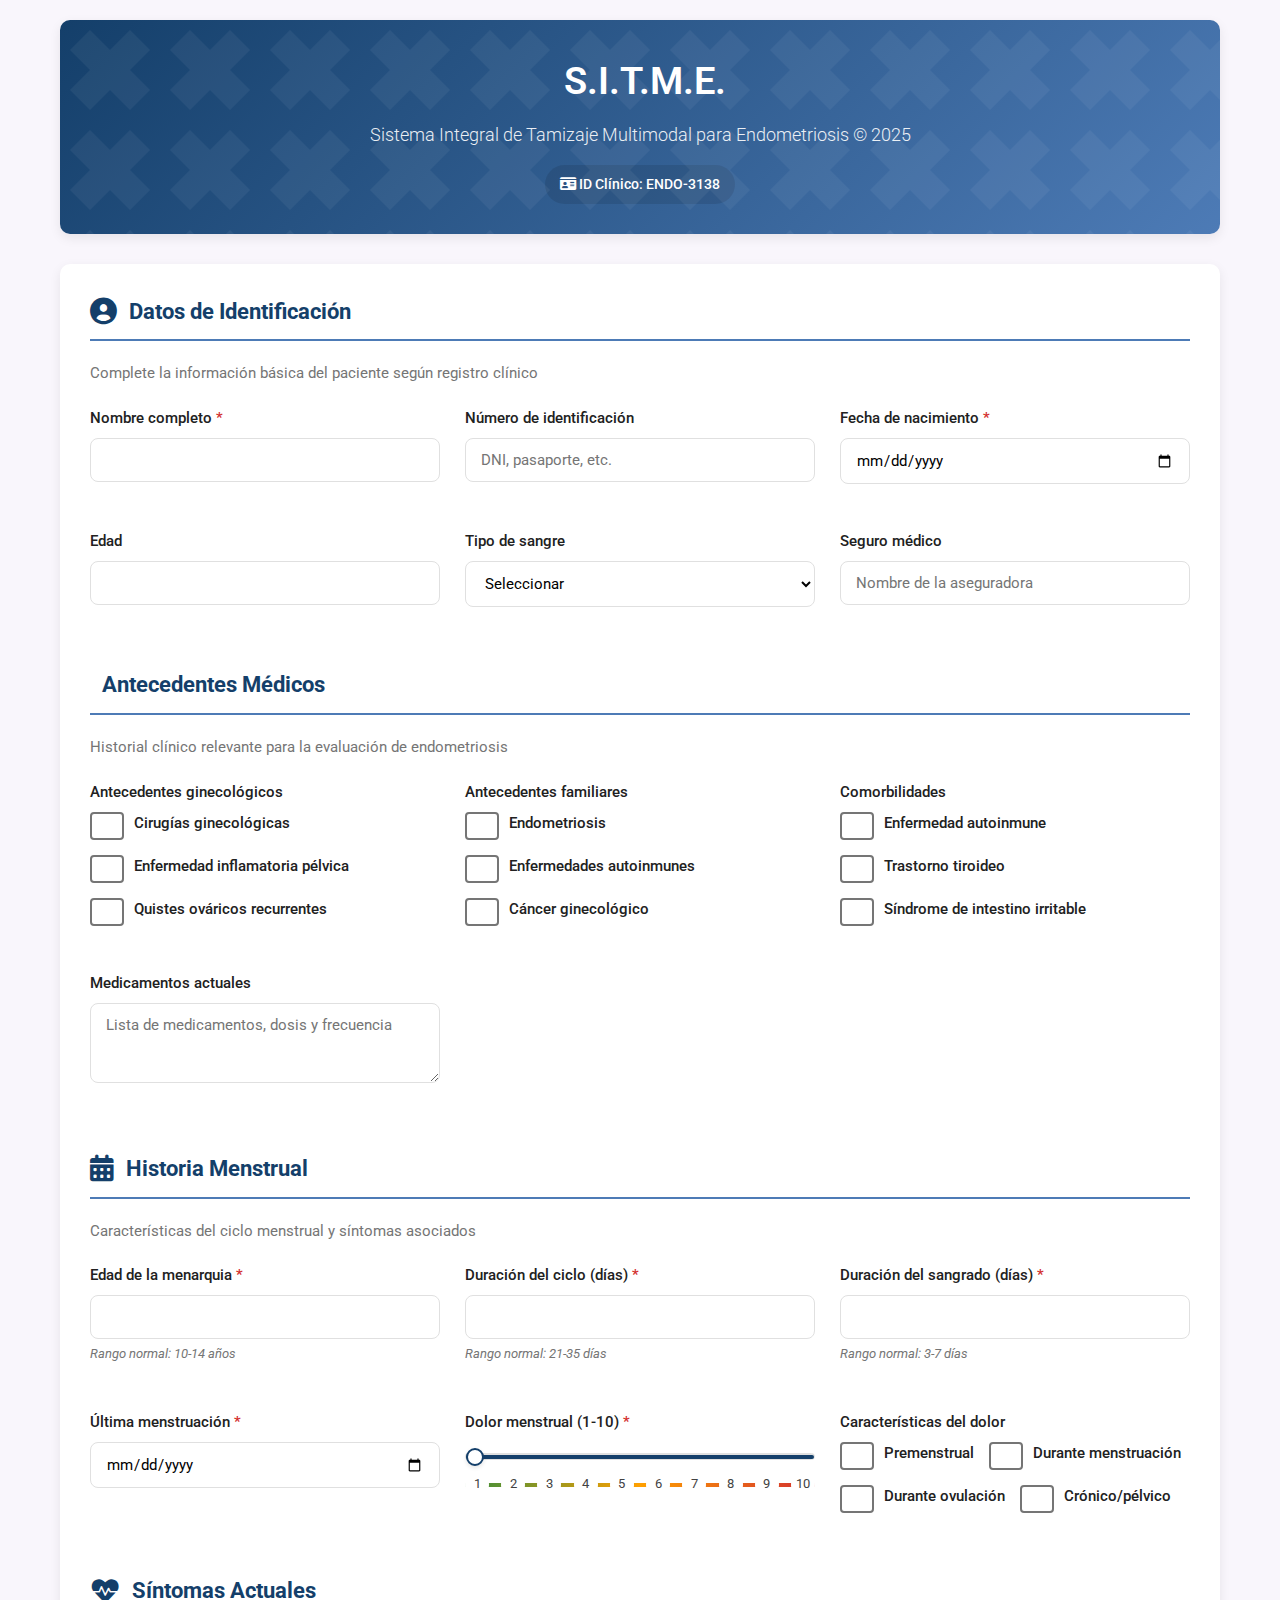
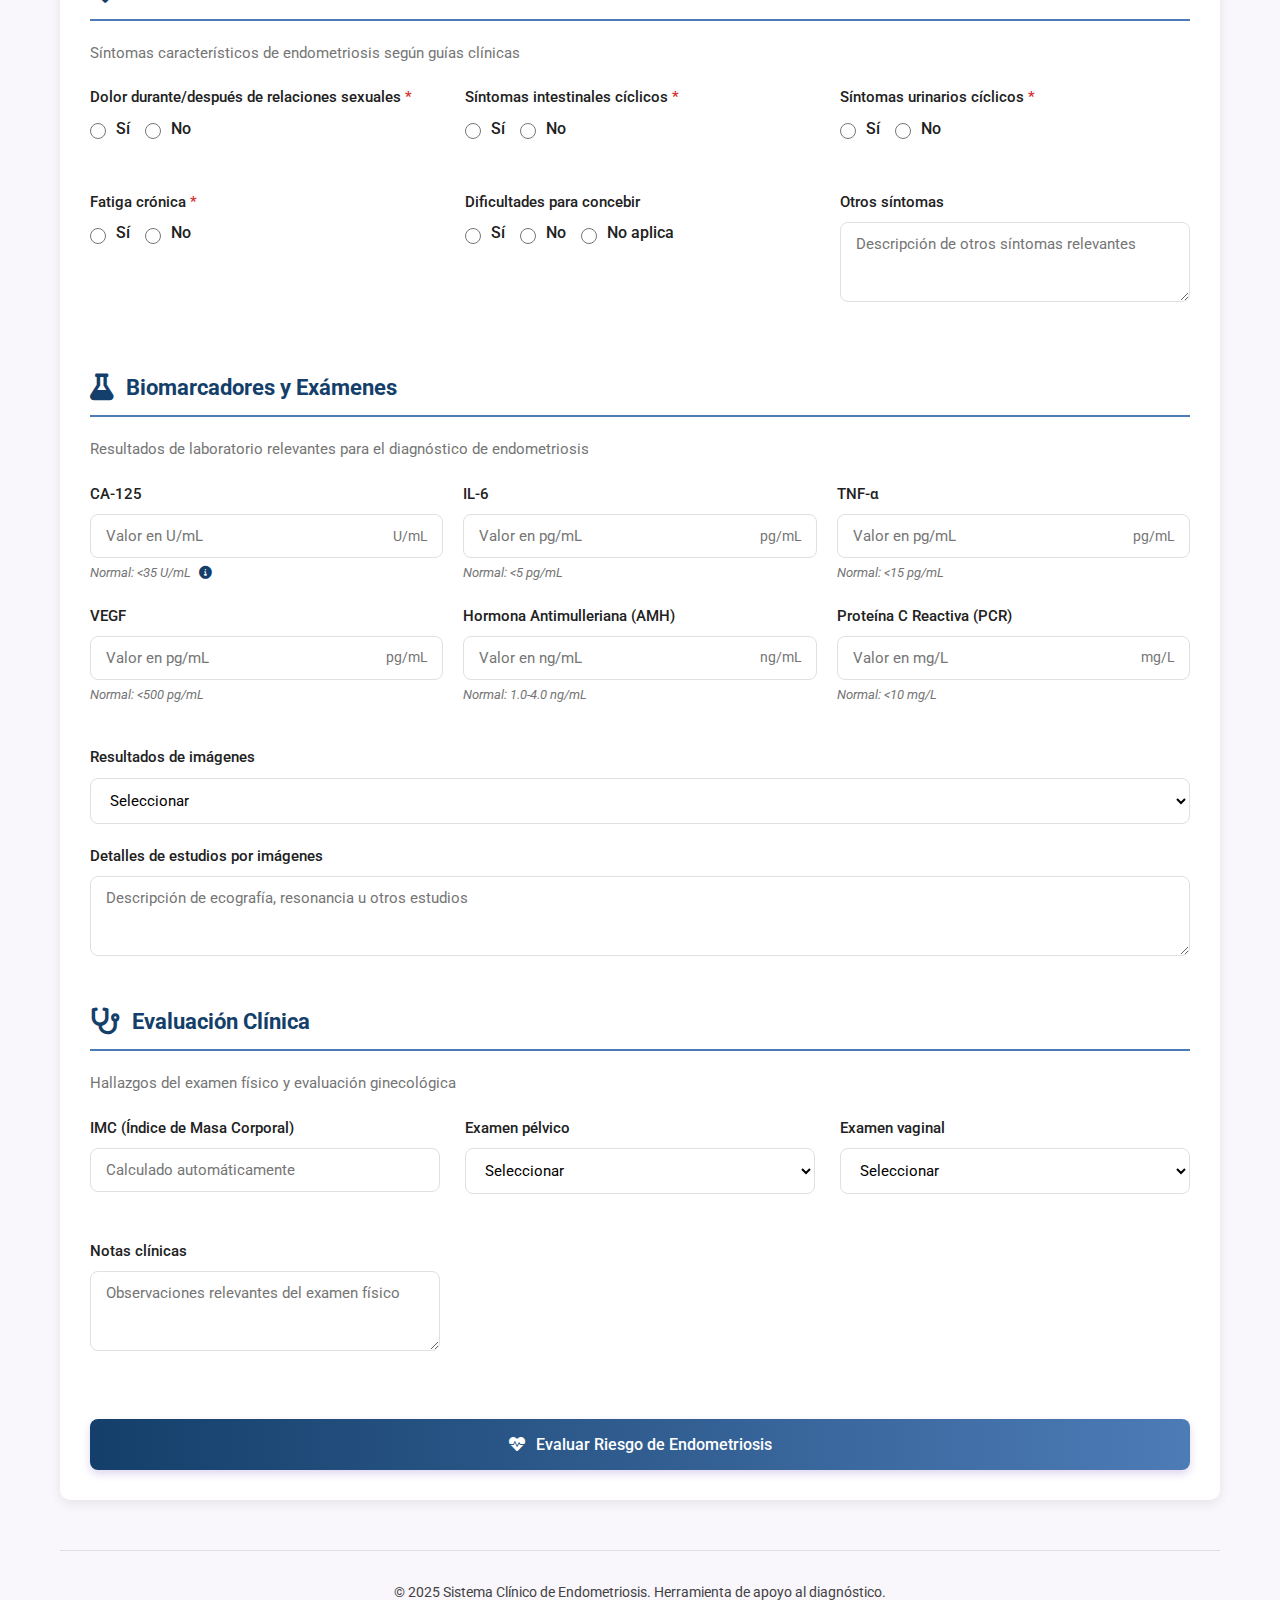
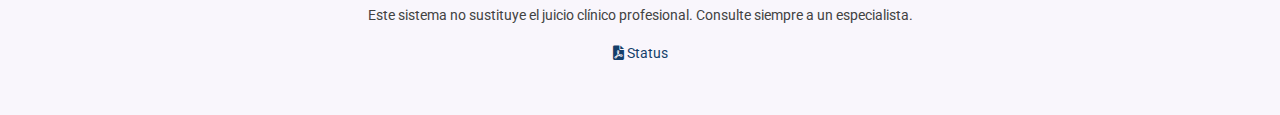
<file: index.html>
<!DOCTYPE html>
<html lang="es">
<head>
    <meta charset="UTF-8">
    <meta name="viewport" content="width=device-width, initial-scale=1.0">
    <title>SITME</title>
    <link href="https://fonts.googleapis.com/css2?family=Poppins:wght@300;400;500;600;700&family=Roboto:wght@400;500;700&display=swap" rel="stylesheet">
    <link rel="stylesheet" href="https://cdnjs.cloudflare.com/ajax/libs/font-awesome/6.0.0-beta3/css/all.min.css">
    <link rel="icon" href="../static/favicon.png" type="image/png">
    <link rel="stylesheet" href="../static/style.css">
</head>
<body>
    <div class="container">
        <header>
            <h1><i class="fas fa-uterus"></i> S.I.T.M.E.</h1>
            <p class="subtitle">Sistema Integral de Tamizaje Multimodal para Endometriosis &copy; 2025</p>
            <div class="clinic-id">
                <i class="fas fa-id-card"></i> ID Clínico: ENDO-<span id="clinicId">0000</span>
            </div>
        </header>
        
        <div class="form-container">
            <form id="endometriosisForm">
                <!-- Sección 1: Identificación del Paciente -->
                <div class="form-section">
                    <h2 class="section-title"><i class="fas fa-user-circle"></i> Datos de Identificación</h2>
                    <p class="section-subtitle">Complete la información básica del paciente según registro clínico</p>
                    
                    <div class="form-grid">
                        <div class="form-group">
                            <label for="full_name" class="required">Nombre completo</label>
                            <input type="text" id="full_name" name="full_name" required>
                        </div>
                        
                        <div class="form-group">
                            <label for="id_number">Número de identificación</label>
                            <input type="text" id="id_number" name="id_number" placeholder="DNI, pasaporte, etc.">
                        </div>
                        
                        <div class="form-group">
                            <label for="birth_date" class="required">Fecha de nacimiento</label>
                            <input type="date" id="birth_date" name="birth_date" required>
                        </div>
                        
                        <div class="form-group">
                            <label for="age">Edad</label>
                            <input type="number" id="age" name="age" min="15" max="50" readonly>
                        </div>
                        
                        <div class="form-group">
                            <label for="blood_type">Tipo de sangre</label>
                            <select id="blood_type" name="blood_type">
                                <option value="">Seleccionar</option>
                                <option value="A+">A+</option>
                                <option value="A-">A-</option>
                                <option value="B+">B+</option>
                                <option value="B-">B-</option>
                                <option value="AB+">AB+</option>
                                <option value="AB-">AB-</option>
                                <option value="O+">O+</option>
                                <option value="O-">O-</option>
                            </select>
                        </div>
                        
                        <div class="form-group">
                            <label for="insurance">Seguro médico</label>
                            <input type="text" id="insurance" name="insurance" placeholder="Nombre de la aseguradora">
                        </div>
                    </div>
                </div>
                
                <!-- Sección 2: Antecedentes Médicos -->
                <div class="form-section">
                    <h2 class="section-title"><i class="fas fa-medical-record"></i> Antecedentes Médicos</h2>
                    <p class="section-subtitle">Historial clínico relevante para la evaluación de endometriosis</p>
                    
                    <div class="form-grid">
                        <div class="form-group">
                            <label>Antecedentes ginecológicos</label>
                            <div class="checkbox-group">
                                <div class="checkbox-option">
                                    <input type="checkbox" id="gynecological_surgery" name="gynecological_surgery">
                                    <label for="gynecological_surgery">Cirugías ginecológicas</label>
                                </div>
                                <div class="checkbox-option">
                                    <input type="checkbox" id="pelvic_inflammatory" name="pelvic_inflammatory">
                                    <label for="pelvic_inflammatory">Enfermedad inflamatoria pélvica</label>
                                </div>
                                <div class="checkbox-option">
                                    <input type="checkbox" id="ovarian_cysts" name="ovarian_cysts">
                                    <label for="ovarian_cysts">Quistes ováricos recurrentes</label>
                                </div>
                            </div>
                        </div>
                        
                        <div class="form-group">
                            <label>Antecedentes familiares</label>
                            <div class="checkbox-group">
                                <div class="checkbox-option">
                                    <input type="checkbox" id="family_endometriosis" name="family_endometriosis">
                                    <label for="family_endometriosis">Endometriosis</label>
                                </div>
                                <div class="checkbox-option">
                                    <input type="checkbox" id="family_autoimmune" name="family_autoimmune">
                                    <label for="family_autoimmune">Enfermedades autoinmunes</label>
                                </div>
                                <div class="checkbox-option">
                                    <input type="checkbox" id="family_cancer" name="family_cancer">
                                    <label for="family_cancer">Cáncer ginecológico</label>
                                </div>
                            </div>
                        </div>
                        
                        <div class="form-group">
                            <label>Comorbilidades</label>
                            <div class="checkbox-group">
                                <div class="checkbox-option">
                                    <input type="checkbox" id="comorbidity_autoimmune" name="comorbidity_autoimmune">
                                    <label for="comorbidity_autoimmune">Enfermedad autoinmune</label>
                                </div>
                                <div class="checkbox-option">
                                    <input type="checkbox" id="comorbidity_thyroid" name="comorbidity_thyroid">
                                    <label for="comorbidity_thyroid">Trastorno tiroideo</label>
                                </div>
                                <div class="checkbox-option">
                                    <input type="checkbox" id="comorbidity_ibs" name="comorbidity_ibs">
                                    <label for="comorbidity_ibs">Síndrome de intestino irritable</label>
                                </div>
                            </div>
                        </div>
                        
                        <div class="form-group">
                            <label for="medications">Medicamentos actuales</label>
                            <textarea id="medications" name="medications" rows="3" placeholder="Lista de medicamentos, dosis y frecuencia"></textarea>
                        </div>
                    </div>
                </div>
                
                <!-- Sección 3: Historia Menstrual -->
                <div class="form-section">
                    <h2 class="section-title"><i class="fas fa-calendar-alt"></i> Historia Menstrual</h2>
                    <p class="section-subtitle">Características del ciclo menstrual y síntomas asociados</p>
                    
                    <div class="form-grid">
                        <div class="form-group">
                            <label for="menarche_age" class="required">Edad de la menarquia</label>
                            <input type="number" id="menarche_age" name="menarche_age" min="8" max="20" required>
                            <div class="normal-range">Rango normal: 10-14 años</div>
                        </div>
                        
                        <div class="form-group">
                            <label for="cycle_length" class="required">Duración del ciclo (días)</label>
                            <input type="number" id="cycle_length" name="cycle_length" min="15" max="45" required>
                            <div class="normal-range">Rango normal: 21-35 días</div>
                        </div>
                        
                        <div class="form-group">
                            <label for="period_duration" class="required">Duración del sangrado (días)</label>
                            <input type="number" id="period_duration" name="period_duration" min="1" max="15" required>
                            <div class="normal-range">Rango normal: 3-7 días</div>
                        </div>
                        
                        <div class="form-group">
                            <label for="last_period" class="required">Última menstruación</label>
                            <input type="date" id="last_period" name="last_period" required>
                        </div>
                        
                        <div class="form-group">
                            <label for="pain_level" class="required">Dolor menstrual (1-10)</label>
                            <input type="range" id="pain_level" name="pain_level" min="1" max="10" value="1" required>
                            <div class="pain-scale">
                                <span class="pain-scale-label">1</span>
                                <span class="pain-scale-label">2</span>
                                <span class="pain-scale-label">3</span>
                                <span class="pain-scale-label">4</span>
                                <span class="pain-scale-label">5</span>
                                <span class="pain-scale-label">6</span>
                                <span class="pain-scale-label">7</span>
                                <span class="pain-scale-label">8</span>
                                <span class="pain-scale-label">9</span>
                                <span class="pain-scale-label">10</span>
                            </div>
                        </div>
                        
                        <div class="form-group">
                            <label>Características del dolor</label>
                            <div class="checkbox-group">
                                <div class="checkbox-option">
                                    <input type="checkbox" id="pain_premenstrual" name="pain_premenstrual">
                                    <label for="pain_premenstrual">Premenstrual</label>
                                </div>
                                <div class="checkbox-option">
                                    <input type="checkbox" id="pain_menstrual" name="pain_menstrual">
                                    <label for="pain_menstrual">Durante menstruación</label>
                                </div>
                                <div class="checkbox-option">
                                    <input type="checkbox" id="pain_ovulation" name="pain_ovulation">
                                    <label for="pain_ovulation">Durante ovulación</label>
                                </div>
                                <div class="checkbox-option">
                                    <input type="checkbox" id="pain_chronic" name="pain_chronic">
                                    <label for="pain_chronic">Crónico/pélvico</label>
                                </div>
                            </div>
                        </div>
                    </div>
                </div>
                
                <!-- Sección 4: Síntomas Actuales -->
                <div class="form-section">
                    <h2 class="section-title"><i class="fas fa-heartbeat"></i> Síntomas Actuales</h2>
                    <p class="section-subtitle">Síntomas característicos de endometriosis según guías clínicas</p>
                    
                    <div class="form-grid">
                        <div class="form-group">
                            <label class="required">Dolor durante/después de relaciones sexuales</label>
                            <div class="radio-group">
                                <div class="radio-option">
                                    <input type="radio" id="pain_during_sex_yes" name="pain_during_sex" value="1" required>
                                    <label for="pain_during_sex_yes">Sí</label>
                                </div>
                                <div class="radio-option">
                                    <input type="radio" id="pain_during_sex_no" name="pain_during_sex" value="0">
                                    <label for="pain_during_sex_no">No</label>
                                </div>
                            </div>
                        </div>
                        
                        <div class="form-group">
                            <label class="required">Síntomas intestinales cíclicos</label>
                            <div class="radio-group">
                                <div class="radio-option">
                                    <input type="radio" id="bowel_symptoms_yes" name="bowel_symptoms" value="1" required>
                                    <label for="bowel_symptoms_yes">Sí</label>
                                </div>
                                <div class="radio-option">
                                    <input type="radio" id="bowel_symptoms_no" name="bowel_symptoms" value="0">
                                    <label for="bowel_symptoms_no">No</label>
                                </div>
                            </div>
                        </div>
                        
                        <div class="form-group">
                            <label class="required">Síntomas urinarios cíclicos</label>
                            <div class="radio-group">
                                <div class="radio-option">
                                    <input type="radio" id="urinary_symptoms_yes" name="urinary_symptoms" value="1" required>
                                    <label for="urinary_symptoms_yes">Sí</label>
                                </div>
                                <div class="radio-option">
                                    <input type="radio" id="urinary_symptoms_no" name="urinary_symptoms" value="0">
                                    <label for="urinary_symptoms_no">No</label>
                                </div>
                            </div>
                        </div>
                        
                        <div class="form-group">
                            <label class="required">Fatiga crónica</label>
                            <div class="radio-group">
                                <div class="radio-option">
                                    <input type="radio" id="fatigue_yes" name="fatigue" value="1" required>
                                    <label for="fatigue_yes">Sí</label>
                                </div>
                                <div class="radio-option">
                                    <input type="radio" id="fatigue_no" name="fatigue" value="0">
                                    <label for="fatigue_no">No</label>
                                </div>
                            </div>
                        </div>
                        
                        <div class="form-group">
                            <label>Dificultades para concebir</label>
                            <div class="radio-group">
                                <div class="radio-option">
                                    <input type="radio" id="infertility_yes" name="infertility" value="1">
                                    <label for="infertility_yes">Sí</label>
                                </div>
                                <div class="radio-option">
                                    <input type="radio" id="infertility_no" name="infertility" value="0">
                                    <label for="infertility_no">No</label>
                                </div>
                                <div class="radio-option">
                                    <input type="radio" id="infertility_na" name="infertility" value="0">
                                    <label for="infertility_na">No aplica</label>
                                </div>
                            </div>
                        </div>
                        
                        <div class="form-group">
                            <label for="other_symptoms">Otros síntomas</label>
                            <textarea id="other_symptoms" name="other_symptoms" rows="3" placeholder="Descripción de otros síntomas relevantes"></textarea>
                        </div>
                    </div>
                </div>
                
                <!-- Sección 5: Biomarcadores y Exámenes -->
                <div class="form-section">
                    <h2 class="section-title"><i class="fas fa-flask"></i> Biomarcadores y Exámenes</h2>
                    <p class="section-subtitle">Resultados de laboratorio relevantes para el diagnóstico de endometriosis</p>
                    
                    <div class="form-group">
                        <div class="biomarker-row">
                            <div class="form-group">
                                <label for="ca125">CA-125</label>
                                <div class="biomarker-value">
                                    <input type="number" id="ca125" name="ca125" step="0.1" min="0" placeholder="Valor en U/mL">
                                    <span class="biomarker-unit">U/mL</span>
                                </div>
                                <div class="normal-range">Normal: &lt;35 U/mL <span class="info-tooltip"><i class="fas fa-info-circle"></i><span class="tooltip-text">Puede estar elevado en endometriosis, pero también en otras condiciones ginecológicas</span></span></div>
                            </div>
                            
                            <div class="form-group">
                                <label for="il6">IL-6</label>
                                <div class="biomarker-value">
                                    <input type="number" id="il6" name="il6" step="0.1" min="0" placeholder="Valor en pg/mL">
                                    <span class="biomarker-unit">pg/mL</span>
                                </div>
                                <div class="normal-range">Normal: &lt;5 pg/mL</div>
                            </div>
                            
                            <div class="form-group">
                                <label for="tnf_alpha">TNF-α</label>
                                <div class="biomarker-value">
                                    <input type="number" id="tnf_alpha" name="tnf_alpha" step="0.1" min="0" placeholder="Valor en pg/mL">
                                    <span class="biomarker-unit">pg/mL</span>
                                </div>
                                <div class="normal-range">Normal: &lt;15 pg/mL</div>
                            </div>
                        </div>
                        
                        <div class="biomarker-row">
                            <div class="form-group">
                                <label for="vegf">VEGF</label>
                                <div class="biomarker-value">
                                    <input type="number" id="vegf" name="vegf" step="0.1" min="0" placeholder="Valor en pg/mL">
                                    <span class="biomarker-unit">pg/mL</span>
                                </div>
                                <div class="normal-range">Normal: &lt;500 pg/mL</div>
                            </div>
                            
                            <div class="form-group">
                                <label for="amh">Hormona Antimulleriana (AMH)</label>
                                <div class="biomarker-value">
                                    <input type="number" id="amh" name="amh" step="0.1" min="0" placeholder="Valor en ng/mL">
                                    <span class="biomarker-unit">ng/mL</span>
                                </div>
                                <div class="normal-range">Normal: 1.0-4.0 ng/mL</div>
                            </div>
                            
                            <div class="form-group">
                                <label for="crp">Proteína C Reactiva (PCR)</label>
                                <div class="biomarker-value">
                                    <input type="number" id="crp" name="crp" step="0.1" min="0" placeholder="Valor en mg/L">
                                    <span class="biomarker-unit">mg/L</span>
                                </div>
                                <div class="normal-range">Normal: &lt;10 mg/L</div>
                            </div>
                        </div>
                    </div>
                    
                    <div class="form-group">
                        <label for="imaging">Resultados de imágenes</label>
                        <select id="imaging" name="imaging">
                            <option value="">Seleccionar</option>
                            <option value="normal">Normal</option>
                            <option value="endometrioma">Endometrioma(s) ovárico(s)</option>
                            <option value="adenomyosis">Adenomiosis sospechosa</option>
                            <option value="deep">Endometriosis profunda sospechosa</option>
                            <option value="other">Otros hallazgos</option>
                        </select>
                    </div>
                    
                    <div class="form-group">
                        <label for="imaging_details">Detalles de estudios por imágenes</label>
                        <textarea id="imaging_details" name="imaging_details" rows="3" placeholder="Descripción de ecografía, resonancia u otros estudios"></textarea>
                    </div>
                </div>
                
                <!-- Sección 6: Evaluación Clínica -->
                <div class="form-section">
                    <h2 class="section-title"><i class="fas fa-stethoscope"></i> Evaluación Clínica</h2>
                    <p class="section-subtitle">Hallazgos del examen físico y evaluación ginecológica</p>
                    
                    <div class="form-grid">
                        <div class="form-group">
                            <label for="bmi">IMC (Índice de Masa Corporal)</label>
                            <input type="number" id="bmi" name="bmi" step="0.1" min="10" max="50" placeholder="Calculado automáticamente">
                        </div>
                        
                        <div class="form-group">
                            <label for="pelvic_exam">Examen pélvico</label>
                            <select id="pelvic_exam" name="pelvic_exam">
                                <option value="">Seleccionar</option>
                                <option value="normal">Normal</option>
                                <option value="tenderness">Dolor a la movilización uterina</option>
                                <option value="nodules">Nódulos en ligamentos uterosacros</option>
                                <option value="fixed">Útero fijo/retroverso</option>
                                <option value="mass">Masa anexial</option>
                            </select>
                        </div>
                        
                        <div class="form-group">
                            <label for="vaginal_exam">Examen vaginal</label>
                            <select id="vaginal_exam" name="vaginal_exam">
                                <option value="">Seleccionar</option>
                                <option value="normal">Normal</option>
                                <option value="tenderness">Dolor en fondos de saco</option>
                                <option value="nodules">Nódulos palpables</option>
                                <option value="other">Otros hallazgos</option>
                            </select>
                        </div>
                        
                        <div class="form-group">
                            <label for="clinical_notes">Notas clínicas</label>
                            <textarea id="clinical_notes" name="clinical_notes" rows="3" placeholder="Observaciones relevantes del examen físico"></textarea>
                        </div>
                    </div>
                </div>
                
                <button type="submit"><i class="fas fa-heartbeat"></i> Evaluar Riesgo de Endometriosis</button>
            </form>
            
            <div id="resultContainer" class="result-container">
                <div class="result-header">
                    <div class="result-icon">
                        <i class="fas fa-exclamation-triangle" id="riskIcon"></i>
                    </div>
                    <div>
                        <h2 class="result-title" id="riskTitle">Resultado de la Evaluación</h2>
                        <p class="result-description" id="riskDescription"></p>
                    </div>
                </div>
                
                <div class="probability-container">
                    <div class="probability-circle" id="probabilityCircle">
                        0%
                    </div>
                    <div class="result-details">
                        <h3>Probabilidad de Endometriosis</h3>
                        <p id="probabilityText"></p>
                        
                        <div class="risk-factors">
                            <div class="risk-factors-title">
                                <i class="fas fa-exclamation-circle"></i> Factores de Riesgo Identificados
                            </div>
                            <div class="risk-factors-list" id="riskFactorsList">
                                <!-- Factores de riesgo se agregarán aquí -->
                            </div>
                        </div>
                    </div>
                </div>
                
                <div class="recommendations">
                    <h3><i class="fas fa-clipboard-list"></i> Recomendaciones Clínicas</h3>
                    <ul id="recommendationsList">
                        <!-- Las recomendaciones se llenarán con JavaScript -->
                    </ul>
                </div>
                
                <div class="patient-summary">
                    <h3><i class="fas fa-file-medical"></i> Resumen Clínico del Paciente</h3>
                    <div class="summary-grid" id="patientSummary">
                        <!-- Los datos del paciente se llenarán aquí -->
                    </div>
                </div>
                
                <div class="clinical-guidelines">
                    <h3><i class="fas fa-book-medical"></i> Guías Clínicas Aplicables</h3>
                    
                    <div class="guideline">
                        <div class="guideline-title">
                            <i class="fas fa-check-circle"></i> ASRM (American Society for Reproductive Medicine)
                        </div>
                        <div class="guideline-content" id="asrmGuideline">
                            Criterios de clasificación de endometriosis basados en hallazgos quirúrgicos.
                        </div>
                    </div>
                    
                    <div class="guideline">
                        <div class="guideline-title">
                            <i class="fas fa-check-circle"></i> ESHRE (European Society of Human Reproduction and Embryology)
                        </div>
                        <div class="guideline-content" id="eshreGuideline">
                            Guías para el manejo de mujeres con endometriosis.
                        </div>
                    </div>
                    
                    <div class="guideline">
                        <div class="guideline-title">
                            <i class="fas fa-check-circle"></i> NICE (National Institute for Health and Care Excellence)
                        </div>
                        <div class="guideline-content" id="niceGuideline">
                            Recomendaciones para el diagnóstico y tratamiento de endometriosis.
                        </div>
                    </div>
                </div>
            </div>
        </div>
        
        <footer>
            <p>© 2025 Sistema Clínico de Endometriosis. Herramienta de apoyo al diagnóstico.</p>
            <p>Este sistema no sustituye el juicio clínico profesional. Consulte siempre a un especialista.</p>
            <div class="footer-links">
                <a href="status.html"><i class="fas fa-file-pdf"></i> Status</a>
            </div>
        </footer>
    </div>
    <script src="../static/script.js"></script>
</body>
</html>
</file>
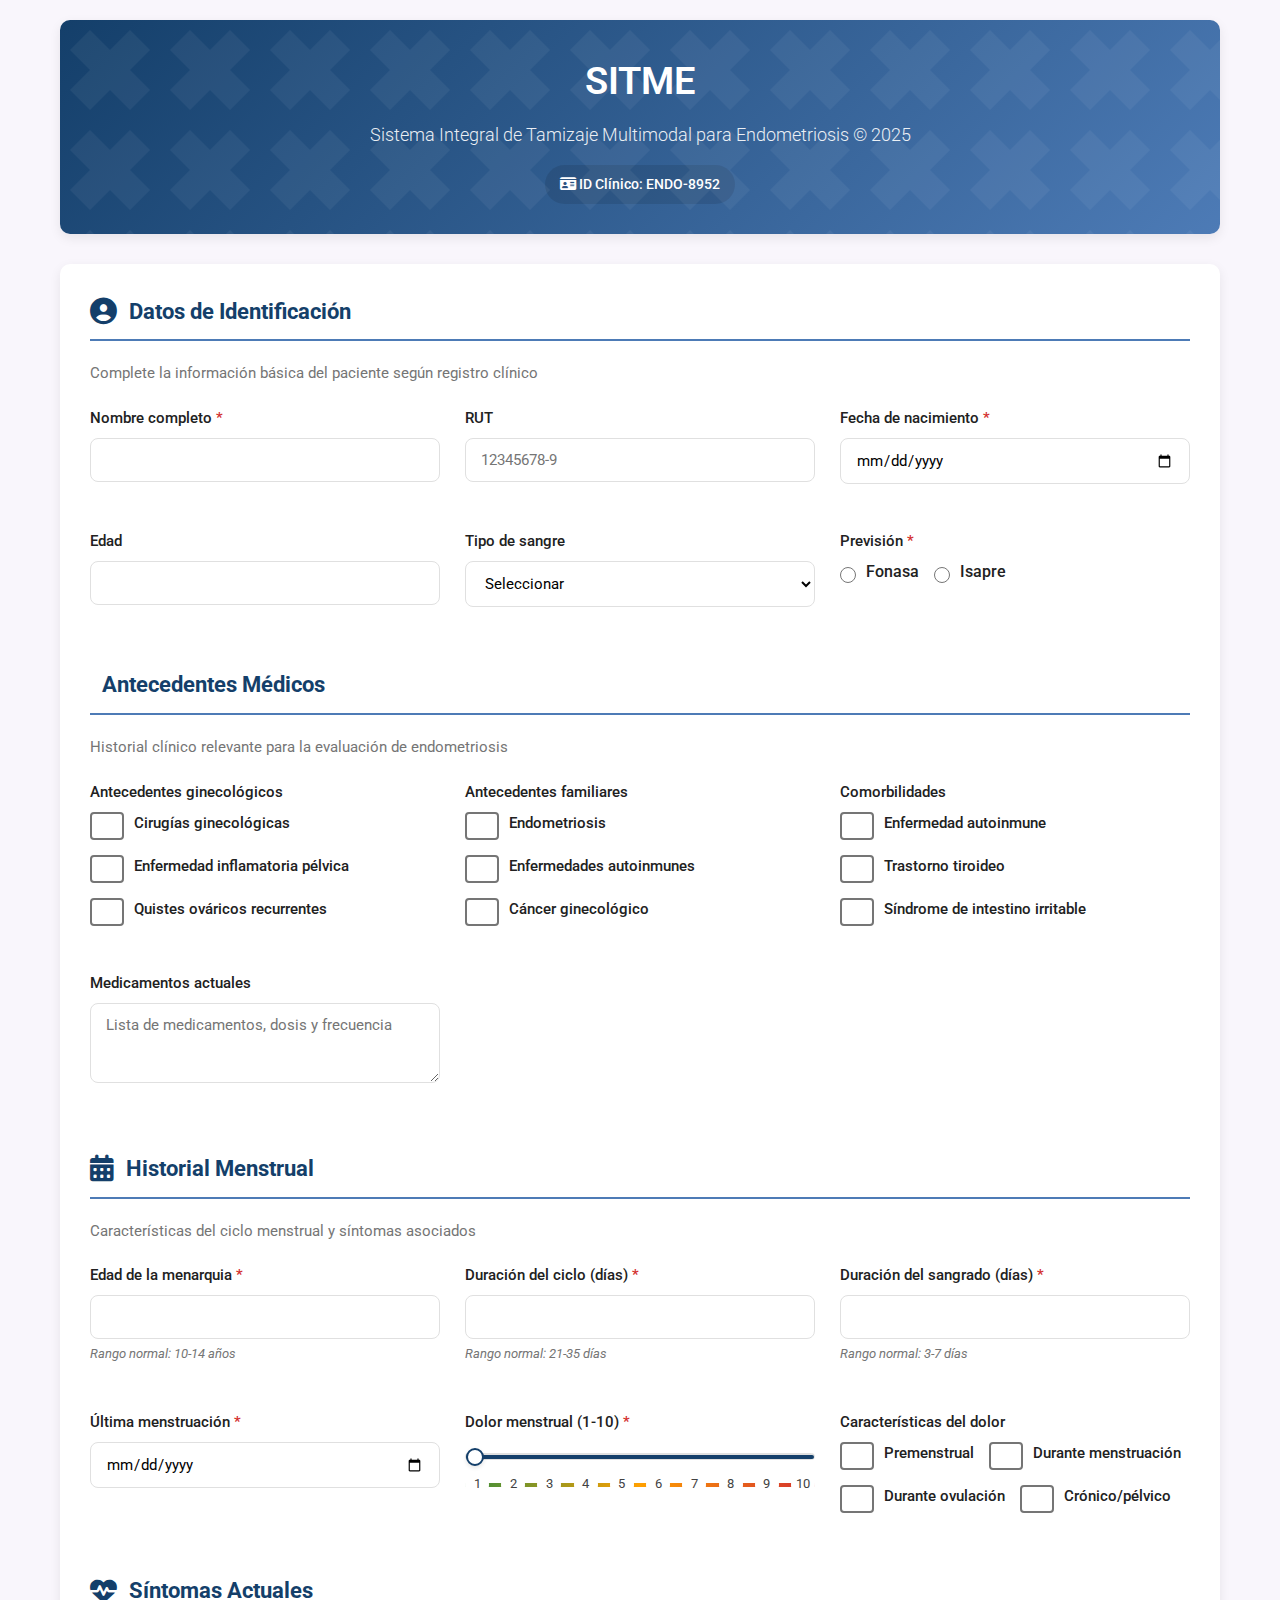
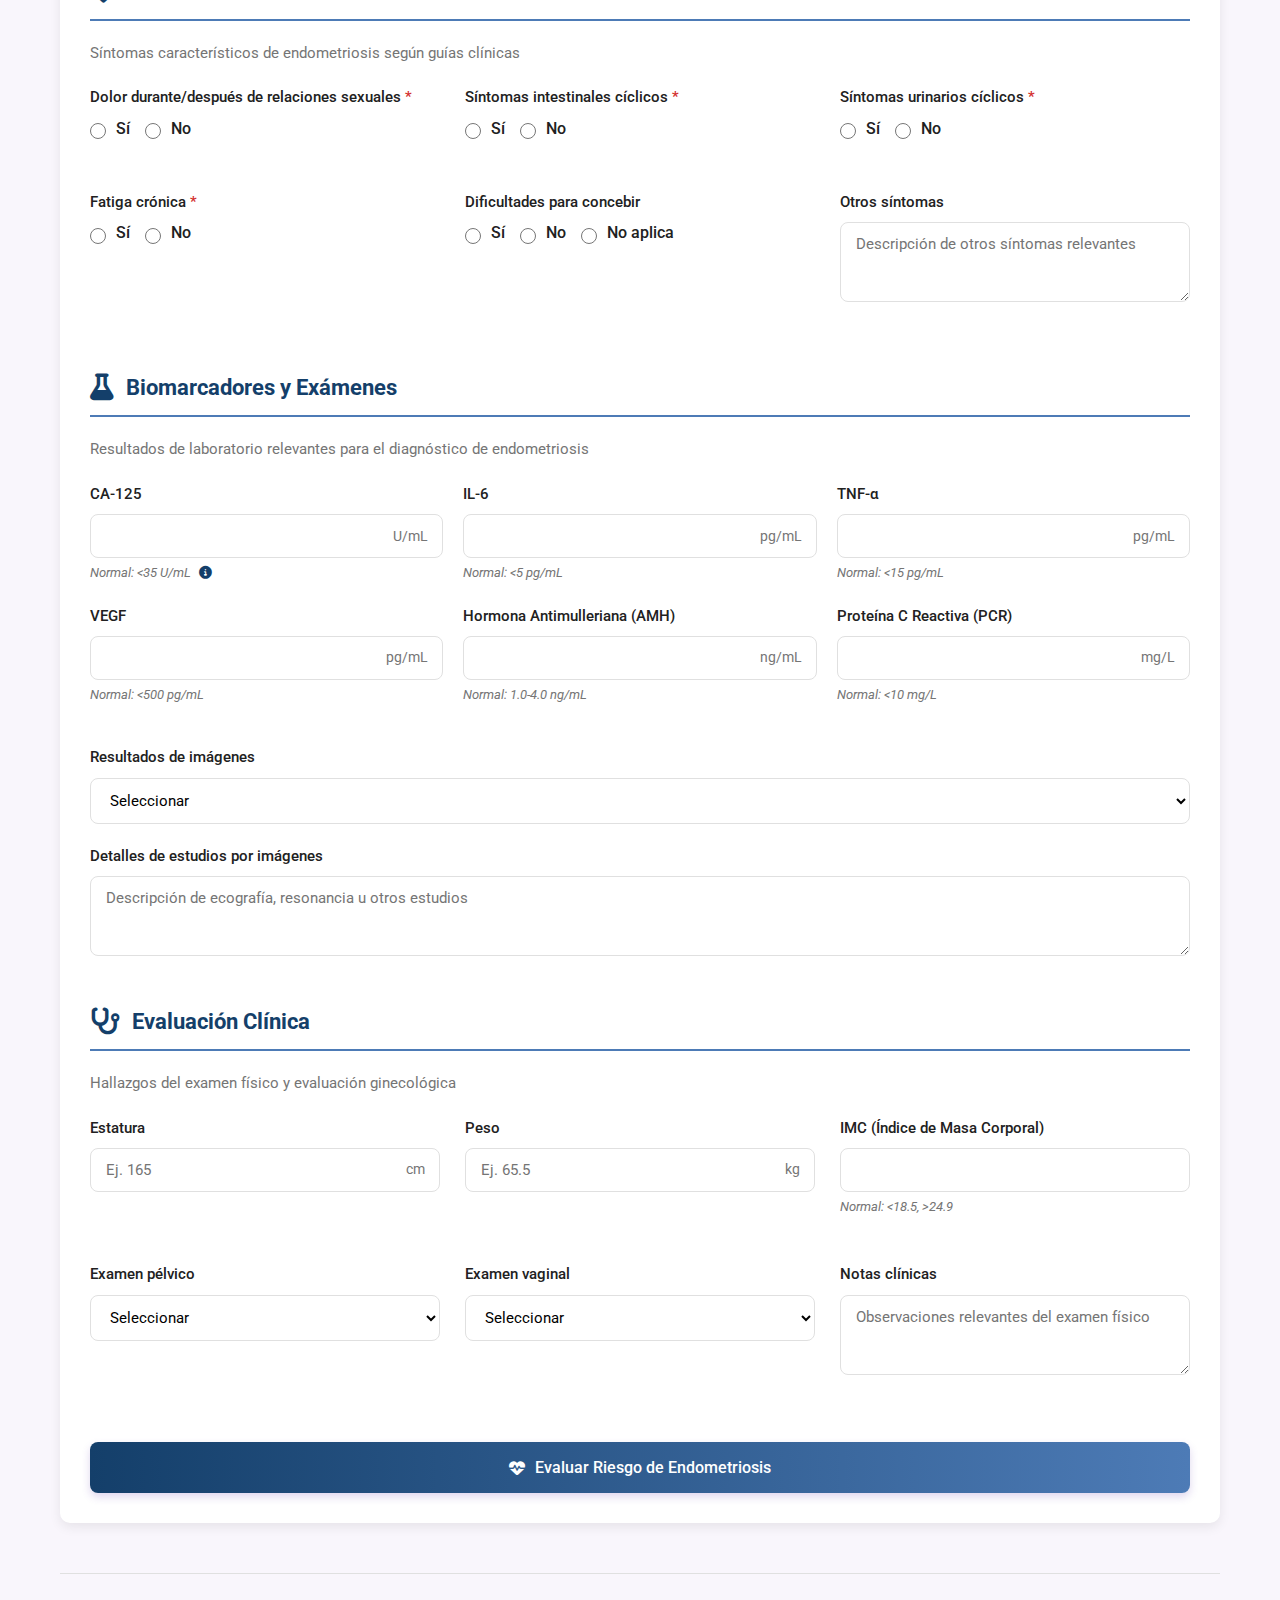
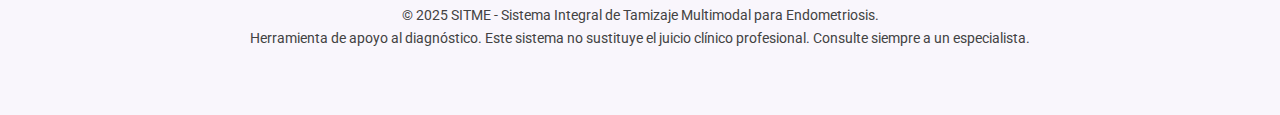
<file: templates/index.html>
<!DOCTYPE html>
<html lang="es">
<head>
    <meta charset="UTF-8">
    <meta name="viewport" content="width=device-width, initial-scale=1.0">
    <title>SITME</title>
    <link href="https://fonts.googleapis.com/css2?family=Poppins:wght@300;400;500;600;700&family=Roboto:wght@400;500;700&display=swap" rel="stylesheet">
    <link rel="stylesheet" href="https://cdnjs.cloudflare.com/ajax/libs/font-awesome/6.4.0/css/all.min.css">    
    <link rel="icon" href="../static/faviconV4.png" type="image/png">
    <link rel="stylesheet" href="../static/style.css">
</head>
<body>
    <div class="container">
        <header>
            <h1>SITME</h1>
            <p class="subtitle">Sistema Integral de Tamizaje Multimodal para Endometriosis &copy; 2025</p>
            <div class="clinic-id">
                <i class="fas fa-id-card" aria-hidden="true"></i> ID Clínico: ENDO-<span id="clinicId">0000</span>
            </div>
        </header>
        
        <div class="form-container">
            <form id="endometriosisForm">
                <!-- Sección 1: Identificación del Paciente -->
                <div class="form-section">
                    <h2 class="section-title"><i class="fas fa-user-circle"></i> Datos de Identificación</h2>
                    <p class="section-subtitle">Complete la información básica del paciente según registro clínico</p>
                    
                    <div class="form-grid">
                        <div class="form-group">
                            <label for="full_name" class="required">Nombre completo</label>
                            <input type="text" id="full_name" name="full_name" required>
                        </div>
                        
                        <div class="form-group">
                            <label for="rut">RUT</label>
                            <input type="text" id="rut" name="rut" 
                                   pattern="\d{7,8}-[\dkK]"
                                   placeholder="12345678-9"
                                   maxlength="10">
                            <div id="rut-error" class="error-message" style="display: none;"></div>
                        </div>

                        <div class="form-group">
                            <label for="birth_date" class="required">Fecha de nacimiento</label>
                            <input type="date" id="birth_date" name="birth_date" required>
                        </div>
                        
                        <div class="form-group">
                            <label for="age">Edad</label>
                            <input type="number" id="age" name="age" min="15" max="50" readonly>
                        </div>
                        
                        <div class="form-group">
                            <label for="blood_type">Tipo de sangre</label>
                            <select id="blood_type" name="blood_type">
                                <option value="">Seleccionar</option>
                                <option value="A+">A+</option>
                                <option value="A-">A-</option>
                                <option value="B+">B+</option>
                                <option value="B-">B-</option>
                                <option value="AB+">AB+</option>
                                <option value="AB-">AB-</option>
                                <option value="O+">O+</option>
                                <option value="O-">O-</option>
                            </select>
                        </div>
                        
                        <div class="form-group">
                            <label class="required">Previsión</label>
                            <div class="radio-group">
                                <div class="radio-option">
                                    <input type="radio" id="insurance" name="insurance" value="fonasa" required>
                                    <label for="insurance_fonasa">Fonasa</label>
                                </div>
                                <div class="radio-option">
                                    <input type="radio" id="insurance" name="insurance" value="isapre">
                                    <label for="insurance_isapre">Isapre</label>
                                </div>
                            </div>
                        </div>
                    </div>
                </div>
                
                <!-- Sección 2: Antecedentes Médicos -->
                <div class="form-section">
                    <h2 class="section-title"><i class="fas fa-medical-record"></i> Antecedentes Médicos</h2>
                    <p class="section-subtitle">Historial clínico relevante para la evaluación de endometriosis</p>
                    
                    <div class="form-grid">
                        <div class="form-group">
                            <label>Antecedentes ginecológicos</label>
                            <div class="checkbox-group">
                                <div class="checkbox-option">
                                    <input type="checkbox" id="gynecological_surgery" name="gynecological_surgery">
                                    <label for="gynecological_surgery">Cirugías ginecológicas</label>
                                </div>
                                <div class="checkbox-option">
                                    <input type="checkbox" id="pelvic_inflammatory" name="pelvic_inflammatory">
                                    <label for="pelvic_inflammatory">Enfermedad inflamatoria pélvica</label>
                                </div>
                                <div class="checkbox-option">
                                    <input type="checkbox" id="ovarian_cysts" name="ovarian_cysts">
                                    <label for="ovarian_cysts">Quistes ováricos recurrentes</label>
                                </div>
                            </div>
                        </div>
                        
                        <div class="form-group">
                            <label>Antecedentes familiares</label>
                            <div class="checkbox-group">
                                <div class="checkbox-option">
                                    <input type="checkbox" id="family_endometriosis" name="family_endometriosis">
                                    <label for="family_endometriosis">Endometriosis</label>
                                </div>
                                <div class="checkbox-option">
                                    <input type="checkbox" id="family_autoimmune" name="family_autoimmune">
                                    <label for="family_autoimmune">Enfermedades autoinmunes</label>
                                </div>
                                <div class="checkbox-option">
                                    <input type="checkbox" id="family_cancer" name="family_cancer">
                                    <label for="family_cancer">Cáncer ginecológico</label>
                                </div>
                            </div>
                        </div>
                        
                        <div class="form-group">
                            <label>Comorbilidades</label>
                            <div class="checkbox-group">
                                <div class="checkbox-option">
                                    <input type="checkbox" id="comorbidity_autoimmune" name="comorbidity_autoimmune">
                                    <label for="comorbidity_autoimmune">Enfermedad autoinmune</label>
                                </div>
                                <div class="checkbox-option">
                                    <input type="checkbox" id="comorbidity_thyroid" name="comorbidity_thyroid">
                                    <label for="comorbidity_thyroid">Trastorno tiroideo</label>
                                </div>
                                <div class="checkbox-option">
                                    <input type="checkbox" id="comorbidity_ibs" name="comorbidity_ibs">
                                    <label for="comorbidity_ibs">Síndrome de intestino irritable</label>
                                </div>
                            </div>
                        </div>
                        
                        <div class="form-group">
                            <label for="medications">Medicamentos actuales</label>
                            <textarea id="medications" name="medications" rows="3" placeholder="Lista de medicamentos, dosis y frecuencia"></textarea>
                        </div>
                    </div>
                </div>
                
                <!-- Sección 3: Historia Menstrual -->
                <div class="form-section">
                    <h2 class="section-title"><i class="fas fa-calendar-alt"></i> Historial Menstrual</h2>
                    <p class="section-subtitle">Características del ciclo menstrual y síntomas asociados</p>
                    
                    <div class="form-grid">
                        <div class="form-group">
                            <label for="menarche_age" class="required">Edad de la menarquia</label>
                            <input type="number" id="menarche_age" name="menarche_age" min="8" max="20" required>
                            <div class="normal-range">Rango normal: 10-14 años</div>
                        </div>
                        
                        <div class="form-group">
                            <label for="cycle_length" class="required">Duración del ciclo (días)</label>
                            <input type="number" id="cycle_length" name="cycle_length" min="15" max="45" required>
                            <div class="normal-range">Rango normal: 21-35 días</div>
                        </div>
                        
                        <div class="form-group">
                            <label for="period_duration" class="required">Duración del sangrado (días)</label>
                            <input type="number" id="period_duration" name="period_duration" min="1" max="15" required>
                            <div class="normal-range">Rango normal: 3-7 días</div>
                        </div>
                        
                        <div class="form-group">
                            <label for="last_period" class="required">Última menstruación</label>
                            <input type="date" id="last_period" name="last_period" required>
                        </div>
                        
                        <div class="form-group">
                            <label for="pain_level" class="required">Dolor menstrual (1-10)</label>
                            <input type="range" id="pain_level" name="pain_level" min="1" max="10" value="1" required>
                            <div class="pain-scale">
                                <span class="pain-scale-label">1</span>
                                <span class="pain-scale-label">2</span>
                                <span class="pain-scale-label">3</span>
                                <span class="pain-scale-label">4</span>
                                <span class="pain-scale-label">5</span>
                                <span class="pain-scale-label">6</span>
                                <span class="pain-scale-label">7</span>
                                <span class="pain-scale-label">8</span>
                                <span class="pain-scale-label">9</span>
                                <span class="pain-scale-label">10</span>
                            </div>
                        </div>
                        
                        <div class="form-group">
                            <label>Características del dolor</label>
                            <div class="checkbox-group">
                                <div class="checkbox-option">
                                    <input type="checkbox" id="pain_premenstrual" name="pain_premenstrual">
                                    <label for="pain_premenstrual">Premenstrual</label>
                                </div>
                                <div class="checkbox-option">
                                    <input type="checkbox" id="pain_menstrual" name="pain_menstrual">
                                    <label for="pain_menstrual">Durante menstruación</label>
                                </div>
                                <div class="checkbox-option">
                                    <input type="checkbox" id="pain_ovulation" name="pain_ovulation">
                                    <label for="pain_ovulation">Durante ovulación</label>
                                </div>
                                <div class="checkbox-option">
                                    <input type="checkbox" id="pain_chronic" name="pain_chronic">
                                    <label for="pain_chronic">Crónico/pélvico</label>
                                </div>
                            </div>
                        </div>
                    </div>
                </div>
                
                <!-- Sección 4: Síntomas Actuales -->
                <div class="form-section">
                    <h2 class="section-title"><i class="fas fa-heartbeat"></i> Síntomas Actuales</h2>
                    <p class="section-subtitle">Síntomas característicos de endometriosis según guías clínicas</p>
                    
                    <div class="form-grid">
                        <div class="form-group">
                            <label class="required">Dolor durante/después de relaciones sexuales</label>
                            <div class="radio-group">
                                <div class="radio-option">
                                    <input type="radio" id="pain_during_sex_yes" name="pain_during_sex" value="1" required>
                                    <label for="pain_during_sex_yes">Sí</label>
                                </div>
                                <div class="radio-option">
                                    <input type="radio" id="pain_during_sex_no" name="pain_during_sex" value="0">
                                    <label for="pain_during_sex_no">No</label>
                                </div>
                            </div>
                        </div>
                        
                        <div class="form-group">
                            <label class="required">Síntomas intestinales cíclicos</label>
                            <div class="radio-group">
                                <div class="radio-option">
                                    <input type="radio" id="bowel_symptoms_yes" name="bowel_symptoms" value="1" required>
                                    <label for="bowel_symptoms_yes">Sí</label>
                                </div>
                                <div class="radio-option">
                                    <input type="radio" id="bowel_symptoms_no" name="bowel_symptoms" value="0">
                                    <label for="bowel_symptoms_no">No</label>
                                </div>
                            </div>
                        </div>
                        
                        <div class="form-group">
                            <label class="required">Síntomas urinarios cíclicos</label>
                            <div class="radio-group">
                                <div class="radio-option">
                                    <input type="radio" id="urinary_symptoms_yes" name="urinary_symptoms" value="1" required>
                                    <label for="urinary_symptoms_yes">Sí</label>
                                </div>
                                <div class="radio-option">
                                    <input type="radio" id="urinary_symptoms_no" name="urinary_symptoms" value="0">
                                    <label for="urinary_symptoms_no">No</label>
                                </div>
                            </div>
                        </div>
                        
                        <div class="form-group">
                            <label class="required">Fatiga crónica</label>
                            <div class="radio-group">
                                <div class="radio-option">
                                    <input type="radio" id="fatigue_yes" name="fatigue" value="1" required>
                                    <label for="fatigue_yes">Sí</label>
                                </div>
                                <div class="radio-option">
                                    <input type="radio" id="fatigue_no" name="fatigue" value="0">
                                    <label for="fatigue_no">No</label>
                                </div>
                            </div>
                        </div>
                        
                        <div class="form-group">
                            <label>Dificultades para concebir</label>
                            <div class="radio-group">
                                <div class="radio-option">
                                    <input type="radio" id="infertility_yes" name="infertility" value="1">
                                    <label for="infertility_yes">Sí</label>
                                </div>
                                <div class="radio-option">
                                    <input type="radio" id="infertility_no" name="infertility" value="0">
                                    <label for="infertility_no">No</label>
                                </div>
                                <div class="radio-option">
                                    <input type="radio" id="infertility_na" name="infertility" value="0">
                                    <label for="infertility_na">No aplica</label>
                                </div>
                            </div>
                        </div>
                        
                        <div class="form-group">
                            <label for="other_symptoms">Otros síntomas</label>
                            <textarea id="other_symptoms" name="other_symptoms" rows="3" placeholder="Descripción de otros síntomas relevantes"></textarea>
                        </div>
                    </div>
                </div>
                
                <!-- Sección 5: Biomarcadores y Exámenes -->
                <div class="form-section">
                    <h2 class="section-title"><i class="fas fa-flask"></i> Biomarcadores y Exámenes</h2>
                    <p class="section-subtitle">Resultados de laboratorio relevantes para el diagnóstico de endometriosis</p>
                    
                    <div class="form-group">
                        <div class="biomarker-row">
                            <div class="form-group">
                                <label for="ca125">CA-125</label>
                                <div class="biomarker-value">
                                    <input type="number" id="ca125" name="ca125" step="0.1" min="0">
                                    <span class="biomarker-unit">U/mL</span>
                                </div>
                                <div class="normal-range">Normal: &lt;35 U/mL <span class="info-tooltip"><i class="fas fa-info-circle"></i><span class="tooltip-text">Puede estar elevado en endometriosis, pero también en otras condiciones ginecológicas</span></span></div>
                            </div>
                            
                            <div class="form-group">
                                <label for="il6">IL-6</label>
                                <div class="biomarker-value">
                                    <input type="number" id="il6" name="il6" step="0.1" min="0">
                                    <span class="biomarker-unit">pg/mL</span>
                                </div>
                                <div class="normal-range">Normal: &lt;5 pg/mL</div>
                            </div>
                            
                            <div class="form-group">
                                <label for="tnf_alpha">TNF-α</label>
                                <div class="biomarker-value">
                                    <input type="number" id="tnf_alpha" name="tnf_alpha" step="0.1" min="0">
                                    <span class="biomarker-unit">pg/mL</span>
                                </div>
                                <div class="normal-range">Normal: &lt;15 pg/mL</div>
                            </div>
                        </div>
                        
                        <div class="biomarker-row">
                            <div class="form-group">
                                <label for="vegf">VEGF</label>
                                <div class="biomarker-value">
                                    <input type="number" id="vegf" name="vegf" step="0.1" min="0">
                                    <span class="biomarker-unit">pg/mL</span>
                                </div>
                                <div class="normal-range">Normal: &lt;500 pg/mL</div>
                            </div>
                            
                            <div class="form-group">
                                <label for="amh">Hormona Antimulleriana (AMH)</label>
                                <div class="biomarker-value">
                                    <input type="number" id="amh" name="amh" step="0.1" min="0">
                                    <span class="biomarker-unit">ng/mL</span>
                                </div>
                                <div class="normal-range">Normal: 1.0-4.0 ng/mL</div>
                            </div>
                            
                            <div class="form-group">
                                <label for="crp">Proteína C Reactiva (PCR)</label>
                                <div class="biomarker-value">
                                    <input type="number" id="crp" name="crp" step="0.1" min="0">
                                    <span class="biomarker-unit">mg/L</span>
                                </div>
                                <div class="normal-range">Normal: &lt;10 mg/L</div>
                            </div>
                        </div>
                    </div>
                    
                    <div class="form-group">
                        <label for="imaging">Resultados de imágenes</label>
                        <select id="imaging" name="imaging">
                            <option value="">Seleccionar</option>
                            <option value="normal">Normal</option>
                            <option value="endometrioma">Endometrioma(s) ovárico(s)</option>
                            <option value="adenomyosis">Adenomiosis sospechosa</option>
                            <option value="deep">Endometriosis profunda sospechosa</option>
                            <option value="other">Otros hallazgos</option>
                        </select>
                    </div>
                    
                    <div class="form-group">
                        <label for="imaging_details">Detalles de estudios por imágenes</label>
                        <textarea id="imaging_details" name="imaging_details" rows="3" placeholder="Descripción de ecografía, resonancia u otros estudios"></textarea>
                    </div>
                </div>
                
                <!-- Sección 6: Evaluación Clínica -->
                <div class="form-section">
                    <h2 class="section-title"><i class="fas fa-stethoscope"></i> Evaluación Clínica</h2>
                    <p class="section-subtitle">Hallazgos del examen físico y evaluación ginecológica</p>
                    
                    <div class="form-grid">
                        <div class="form-group">
                            <label for="height">Estatura</label>
                            <div class="biomarker-value">
                                <input type="number" id="height" name="height" min="100" max="250" placeholder="Ej. 165">
                                <span class="biomarker-unit">cm</span>
                            </div>
                        </div>

                        <div class="form-group">
                            <label for="weight">Peso</label>
                            <div class="biomarker-value">
                                <input type="number" id="weight" name="weight" min="30" max="200" step="0.1" placeholder="Ej. 65.5">
                                <span class="biomarker-unit">kg</span>
                            </div>
                        </div>

                        <div class="form-group">
                            <label for="bmi">IMC (Índice de Masa Corporal)</label>
                            <div class="biomarker-value">
                                <input type="number" id="bmi" name="bmi" step="0.1" min="10" max="50" readonly>
                            </div>
                            <div class="normal-range">Normal: &lt;18.5, &gt;24.9</div>
                        </div>
                        
                        <div class="form-group">
                            <label for="pelvic_exam">Examen pélvico</label>
                            <select id="pelvic_exam" name="pelvic_exam">
                                <option value="">Seleccionar</option>
                                <option value="normal">Normal</option>
                                <option value="tenderness">Dolor a la movilización uterina</option>
                                <option value="nodules">Nódulos en ligamentos uterosacros</option>
                                <option value="fixed">Útero fijo/retroverso</option>
                                <option value="mass">Masa anexial</option>
                            </select>
                        </div>
                        
                        <div class="form-group">
                            <label for="vaginal_exam">Examen vaginal</label>
                            <select id="vaginal_exam" name="vaginal_exam">
                                <option value="">Seleccionar</option>
                                <option value="normal">Normal</option>
                                <option value="tenderness">Dolor en fondos de saco</option>
                                <option value="nodules">Nódulos palpables</option>
                                <option value="other">Otros hallazgos</option>
                            </select>
                        </div>
                        
                        <div class="form-group">
                            <label for="clinical_notes">Notas clínicas</label>
                            <textarea id="clinical_notes" name="clinical_notes" rows="3" placeholder="Observaciones relevantes del examen físico"></textarea>
                        </div>
                    </div>
                </div>
                
                <button type="submit"><i class="fas fa-heartbeat"></i> Evaluar Riesgo de Endometriosis</button>
            </form>
            
            <!-- Resultados -->
            <div id="resultContainer" class="result-container">
                <div class="result-header">
                    <div class="result-icon">
                        <i class="fas fa-exclamation-triangle" id="riskIcon"></i>
                    </div>
                    <div>
                        <h2 class="result-title" id="riskTitle">Resultado de la Evaluación</h2>
                        <p class="result-description" id="riskDescription"></p>
                    </div>
                </div>
                
                <div class="probability-container">
                    <div class="probability-circle" id="probabilityCircle">
                        0%
                    </div>
                    <div class="result-details">
                        <h3>Probabilidad de Endometriosis</h3>
                        <p id="probabilityText"></p>
                        
                        <div class="risk-factors">
                            <div class="risk-factors-title">
                                <i class="fas fa-exclamation-circle"></i> Factores de Riesgo Identificados
                            </div>
                            <div class="risk-factors-list" id="riskFactorsList">
                                <!-- Factores de riesgo se agregarán aquí -->
                            </div>
                        </div>
                    </div>
                </div>
                
                <div class="recommendations">
                    <h3><i class="fas fa-clipboard-list"></i> Recomendaciones Clínicas</h3>
                    <ul id="recommendationsList">
                        <!-- Las recomendaciones se llenarán con JavaScript -->
                    </ul>
                </div>
                
                <div class="patient-summary">
                    <h3><i class="fas fa-file-medical"></i> Resumen Clínico del Paciente</h3>
                    <div class="summary-grid" id="patientSummary">
                        <!-- Los datos del paciente se llenarán aquí -->
                    </div>
                </div>
                
                <div class="clinical-guidelines">
                    <h3><i class="fas fa-book-medical"></i> Guías Clínicas Aplicables</h3>
                    
                    <div class="guideline">
                        <div class="guideline-title">
                            <i class="fas fa-check-circle"></i> ASRM (American Society for Reproductive Medicine)
                        </div>
                        <div class="guideline-content" id="asrmGuideline">
                            Criterios de clasificación de endometriosis basados en hallazgos quirúrgicos.
                        </div>
                    </div>
                    
                    <div class="guideline">
                        <div class="guideline-title">
                            <i class="fas fa-check-circle"></i> ESHRE (European Society of Human Reproduction and Embryology)
                        </div>
                        <div class="guideline-content" id="eshreGuideline">
                            Guías para el manejo de mujeres con endometriosis.
                        </div>
                    </div>
                    
                    <div class="guideline">
                        <div class="guideline-title">
                            <i class="fas fa-check-circle"></i> NICE (National Institute for Health and Care Excellence)
                        </div>
                        <div class="guideline-content" id="niceGuideline">
                            Recomendaciones para el diagnóstico y tratamiento de endometriosis.
                        </div>
                    </div>
                </div>
            </div>
        </div>
        
        <footer>
            <p>&copy; 2025 SITME - Sistema Integral de Tamizaje Multimodal para Endometriosis.</p>
            <p>Herramienta de apoyo al diagnóstico. Este sistema no sustituye el juicio clínico profesional. Consulte siempre a un especialista.</p>
            <div class="footer-links">
                <!-- <a href="../status.html"><i class="fas fa-server text-success blink"></i> Status</a> -->
            </div>
        </footer>
    </div>
    <script src="../static/script.js"></script>
</body>
</html>
</file>
<file: static/style.css>
:root {
    --primary: #143f6a;
    --primary-light: #4d7bb6;
    --primary-dark: #0c2a4a;
    --secondary: #26a69a;
    --danger: #d32f2f;
    --warning: #ffa000;
    --warning-light: #ffc046;   /* Versión 30% más clara */
    --warning-dark: #e69100;    /* Versión 10% más oscura para hover */
    --success: #388e3c;
    --success-light: #80c283; /* 40% más claro */
    --success-dark: #1c5a20; /* 40% oscuro */
    --info: #1976d2;
    --light: #f5f5f5;
    --dark: #212121;
    --gray: #757575;
    --text: #424242;
    --border: #e0e0e0;
    --background: #f9f6fc;
    --card-shadow: 0 4px 12px rgba(0, 0, 0, 0.08);
  }
  
  /* Reset y estilos base */
  * {
    box-sizing: border-box;
    margin: 0;
    padding: 0;
    font-family: 'Roboto', 'Poppins', sans-serif;
  }
  
  body {
    background-color: var(--background);
    color: var(--text);
    line-height: 1.6;
    font-size: 16px;
  }
  
  /* Layout principal */
  .container {
    max-width: 1200px;
    margin: 0 auto;
    padding: 20px;
  }
  
  /* Header */
  header {
    text-align: center;
    margin-bottom: 30px;
    padding: 30px 0;
    background: linear-gradient(135deg, var(--primary), var(--primary-light));
    color: white;
    border-radius: 10px;
    box-shadow: var(--card-shadow);
    position: relative;
    overflow: hidden;
  }
  
  header::before {
    content: "";
    position: absolute;
    top: 0;
    left: 0;
    right: 0;
    bottom: 0;
    background: url('data:image/svg+xml;utf8,<svg xmlns="http://www.w3.org/2000/svg" width="100" height="100" viewBox="0 0 100 100" fill="rgba(255,255,255,0.05)"><path d="M30,10L50,30L70,10L90,30L70,50L90,70L70,90L50,70L30,90L10,70L30,50L10,30L30,10Z"/></svg>');
  }
  
  h1 {
    font-size: 2.4rem;
    margin-bottom: 10px;
    font-weight: 600;
    position: relative;
  }
  
  .subtitle {
    font-size: 1.1rem;
    opacity: 0.9;
    max-width: 800px;
    margin: 0 auto;
    position: relative;
    font-weight: 300;
  }
  
  .clinic-id {
    background-color: rgba(0, 0, 0, 0.1);
    padding: 8px 15px;
    border-radius: 20px;
    font-size: 0.9rem;
    margin-top: 15px;
    display: inline-block;
    font-weight: 500;
  }
  
  /* Formularios */
  .form-container {
    background-color: white;
    padding: 30px;
    border-radius: 10px;
    box-shadow: var(--card-shadow);
    margin-bottom: 30px;
  }
  
  .form-section {
    margin-bottom: 40px;
  }
  
  .section-title {
    color: var(--primary);
    margin: 0 0 20px 0;
    padding-bottom: 10px;
    border-bottom: 2px solid var(--primary-light);
    font-size: 1.4rem;
    display: flex;
    align-items: center;
    position: relative;
  }
  
  .section-title i {
    margin-right: 12px;
    font-size: 1.2em;
  }
  
  .section-subtitle {
    color: var(--gray);
    font-size: 0.95rem;
    margin-bottom: 20px;
    font-weight: 400;
  }
  
  .form-grid {
    display: grid;
    grid-template-columns: repeat(auto-fit, minmax(300px, 1fr));
    gap: 25px;
  }
  
  .form-group {
    margin-bottom: 20px;
    position: relative;
  }
  
  label {
    display: block;
    margin-bottom: 8px;
    font-weight: 500;
    color: var(--dark);
    font-size: 0.95rem;
  }
  
  .required::after {
    content: " *";
    color: var(--danger);
  }
  
  input,
  select,
  textarea {
    width: 100%;
    padding: 12px 15px;
    border: 1px solid var(--border);
    border-radius: 8px;
    font-size: 15px;
    transition: all 0.3s;
    background-color: white;
  }
  
  input:focus,
  select:focus,
  textarea:focus {
    outline: none;
    border-color: var(--primary);
    box-shadow: 0 0 0 3px rgba(94, 53, 177, 0.1);
  }
  
  /* Opciones de radio y checkbox */
  .radio-group,
  .checkbox-group {
    display: flex;
    flex-wrap: wrap;
    gap: 15px;
    margin-top: 8px;
  }
  
  .radio-option,
  .checkbox-option {
    display: flex;
    align-items: center;
    cursor: pointer;
  }
  
  .radio-option input,
  .checkbox-option input {
    width: auto;
    margin-right: 8px;
    cursor: pointer;
  }
  
  .radio-option label,
  .checkbox-option label {
    transform: translateY(0.5px);
    line-height: 1.2;
  }
  
  .radio-option input[type="radio"] {
    width: 16px;
    height: 16px;
    accent-color: var(--primary);
    cursor: pointer;
    margin-right: 10px;
  }
  
  .radio-option label {
    font-size: 1rem;
    cursor: pointer;
  }
  
  /* Checkbox personalizado */
  .checkbox-option input[type="checkbox"] {
    -webkit-appearance: none;
    -moz-appearance: none;
    appearance: none;
    width: 10px;
    height: 10px;
    border: 2px solid var(--gray);
    border-radius: 4px;
    background: white;
    cursor: pointer;
    position: relative;
    margin: 0 10px 0 0;
    vertical-align: middle;
  }
  
  .checkbox-option input[type="checkbox"]:checked::before {
    content: "";
    position: absolute;
    top: 45%;
    left: 50%;
    width: 5px;
    height: 10px;
    border: solid white;
    border-width: 0 2px 2px 0;
    transform: translate(-50%, -50%) rotate(45deg);
  }
  
  .checkbox-option input[type="checkbox"]:checked {
    background-color: var(--primary);
    border-color: var(--primary);
  }
  
  /* Slider de rango */
  input[type="range"] {
    -webkit-appearance: none;
    width: 100%;
    height: 7px;
    background: var(--border);
    border-radius: 5px;
    outline: none;
    margin: 0;
    padding: 0;
  }
  
  input[type="range"]::-webkit-slider-runnable-track {
    height: 4px;
    background: var(--primary);
    border-radius: 2px;
  }
  
  input[type="range"]::-webkit-slider-thumb {
    -webkit-appearance: none;
    width: 18px;
    height: 18px;
    background: white;
    border: 2px solid var(--primary);
    border-radius: 50%;
    cursor: pointer;
    margin-top: -7px;
    transition: transform 0.2s, box-shadow 0.2s;
    box-shadow: 0 2px 4px rgba(0, 0, 0, 0.1);
  }
  
  input[type="range"]:hover::-webkit-slider-thumb {
    transform: scale(1.1);
    box-shadow: 0 3px 6px rgba(0, 0, 0, 0.15);
  }
  
  input[type="range"]::-moz-range-progress {
    height: 4px;
    background: var(--primary);
    border-radius: 2px;
  }
  
  input[type="range"]::-moz-range-thumb {
    width: 14px;
    height: 14px;
    background: white;
    border: 2px solid var(--primary);
    border-radius: 50%;
    cursor: pointer;
    transition: transform 0.2s;
  }
  
  input[type="range"]:hover::-moz-range-thumb {
    transform: scale(1.1);
  }
  
  /* Componentes específicos */
  .pain-scale-container {
    margin-top: 15px;
    width: 100%;
    position: relative;
  }
  
  .pain-scale {
    display: flex;
    justify-content: space-between;
    margin-top: 5px;
    position: relative;
  }
  
  .pain-scale::before {
    content: "";
    position: absolute;
    top: 50%;
    left: 0;
    right: 0;
    height: 4px;
    background: linear-gradient(to right, var(--success), var(--warning), var(--danger));
    transform: translateY(-50%);
    z-index: 0;
    border-radius: 2px;
  }
  
  .pain-scale-label {
    text-align: center;
    font-size: 0.8rem;
    color: var(--text);
    width: 24px;
    height: 24px;
    display: flex;
    align-items: center;
    justify-content: center;
    background-color: white;
    border-radius: 50%;
    position: relative;
    z-index: 1;
  }
  
  .biomarker-row {
    display: grid;
    grid-template-columns: repeat(auto-fit, minmax(250px, 1fr));
    gap: 20px;
    align-items: end;
  }
  
  .biomarker-value {
    display: flex;
    align-items: center;
    position: relative;
  }
  
  .biomarker-value input {
    flex: 1;
    padding-right: 40px;
  }
  
  .biomarker-unit {
    position: absolute;
    right: 15px;
    color: var(--gray);
    font-size: 0.9rem;
    white-space: nowrap;
  }
  
  .normal-range {
    font-size: 0.8rem;
    color: var(--gray);
    margin-top: 5px;
    font-style: italic;
  }
  
  /* Botones */
  button {
    background: linear-gradient(to right, var(--primary), var(--primary-light));
    color: white;
    border: none;
    padding: 16px 25px;
    font-size: 16px;
    font-weight: 500;
    border-radius: 8px;
    cursor: pointer;
    width: 100%;
    transition: all 0.3s;
    margin-top: 20px;
    display: flex;
    align-items: center;
    justify-content: center;
    box-shadow: 0 4px 8px rgba(94, 53, 177, 0.2);
  }
  
  button:hover {
    background: linear-gradient(to right, var(--primary-dark), var(--primary));
    box-shadow: 0 6px 12px rgba(94, 53, 177, 0.3);
    transform: translateY(-2px);
  }
  
  button:active {
    transform: translateY(0);
  }
  
  button i {
    margin-right: 10px;
  }
  
  /* Resultados */
  .result-container {
    margin-top: 30px;
    padding: 30px;
    border-radius: 10px;
    display: none;
    animation: fadeIn 0.5s ease-out;
    position: relative;
    background-color: white;
    box-shadow: 0 4px 20px rgba(94, 53, 177, 0.15);
    border: 2px solid transparent;
    background: linear-gradient(white, white) padding-box,
                linear-gradient(to right, var(--primary), var(--primary-light)) border-box;
    background-origin: padding-box;
  }
  
  .result-header {
    display: flex;
    align-items: center;
    margin-bottom: 20px;
  }
  
  .result-icon {
    font-size: 2.5rem;
    margin-right: 20px;
    min-width: 60px;
    text-align: center;
    color: var(--primary) !important;
  }
  
  .result-title {
    font-size: 1.6rem;
    font-weight: 600;
    color: var(--dark);
  }
  
  .result-description {
    margin-top: 5px;
    color: var(--gray);
  }
  
  .probability-container {
    display: flex;
    align-items: center;
    margin: 25px 0;
    flex-wrap: wrap;
  }
  
  .probability-circle {
    width: 120px;
    height: 120px;
    border-radius: 50%;
    display: flex;
    align-items: center;
    justify-content: center;
    font-size: 1.8rem;
    font-weight: 700;
    margin-right: 30px;
    position: relative;
    border: 5px solid var(--primary) !important;
    background-color: rgba(94, 53, 177, 0.05) !important;
    color: var(--primary) !important;
  }
  
  .probability-circle::before {
    content: "";
    position: absolute;
    top: 5px;
    left: 5px;
    right: 5px;
    bottom: 5px;
    border-radius: 50%;
    border: 2px dashed var(--primary-light);
    opacity: 0.5;
    pointer-events: none;
  }
  
  .result-details {
    flex: 1;
    min-width: 300px;
  }
  
  .risk-factors {
    background-color: rgba(0, 0, 0, 0.03);
    padding: 15px;
    border-radius: 8px;
    margin-top: 15px;
  }
  
  .risk-factors-title {
    font-weight: 500;
    margin-bottom: 10px;
    display: flex;
    align-items: center;
  }
  
  .risk-factors-title i {
    margin-right: 8px;
    color: var(--primary);
  }
  
  .risk-factors-list {
    display: flex;
    flex-wrap: wrap;
    gap: 10px;
  }
  
  .risk-factor {
    background-color: white;
    padding: 5px 12px;
    border-radius: 20px;
    font-size: 0.85rem;
    box-shadow: 0 2px 4px rgba(0, 0, 0, 0.05);
    display: flex;
    align-items: center;
  }
  
  .risk-factor i {
    margin-right: 5px;
    font-size: 0.8rem;
  }
  
  .high-risk .risk-factor {
    background-color: rgba(211, 47, 47, 0.1);
    color: var(--danger);
  }
  
  .moderate-risk .risk-factor {
    background-color: rgba(255, 160, 0, 0.1);
    color: var(--warning);
  }
  
  .recommendations {
    margin-top: 30px;
  }
  
  .recommendations h3 {
    margin-bottom: 15px;
    color: var(--dark);
    display: flex;
    align-items: center;
    font-size: 1.2rem;
  }
  
  .recommendations h3 i {
    margin-right: 10px;
    color: var(--primary);
  }
  
  .recommendations ul {
    list-style-type: none;
    padding-left: 0;
    margin-left: 1.5rem;
  }
  
  .recommendations li {
    position: relative;
    padding-left: 1.5rem;
    margin-bottom: 0.8rem;
    text-indent: -1rem;
  }
  
  .recommendations li::before {
    content: "•";
    color: var(--primary);
    position: absolute;
    left: 0.5rem;
    font-size: 1.2em;
  }
  
  .patient-summary {
    background-color: #f5f5f5;
    padding: 25px;
    border-radius: 10px;
    margin-top: 40px;
    position: relative;
  }
  
  .patient-summary h3 {
    margin-bottom: 20px;
    color: var(--primary);
    display: flex;
    align-items: center;
    font-size: 1.2rem;
  }
  
  .patient-summary h3 i {
    margin-right: 10px;
  }
  
  .summary-grid {
    display: grid;
    grid-template-columns: repeat(auto-fill, minmax(220px, 1fr));
    gap: 15px;
  }
  
  .summary-item {
    background-color: white;
    padding: 15px;
    border-radius: 8px;
    box-shadow: 0 2px 8px rgba(0, 0, 0, 0.05);
    transition: transform 0.3s, box-shadow 0.3s;
  }
  
  .summary-item:hover {
    transform: translateY(-3px);
    box-shadow: 0 4px 12px rgba(0, 0, 0, 0.1);
  }
  
  .summary-label {
    font-size: 0.85rem;
    color: var(--gray);
    margin-bottom: 8px;
    font-weight: 500;
  }
  
  .summary-value {
    font-weight: 500;
    color: var(--dark);
    font-size: 1.1rem;
  }
  
  .clinical-guidelines {
    background-color: #e8f5e9;
    padding: 25px;
    border-radius: 10px;
    margin-top: 30px;
    border-left: 5px solid var(--success);
  }
  
  .clinical-guidelines h3 {
    color: var(--success);
    margin-bottom: 15px;
    display: flex;
    align-items: center;
  }
  
  .clinical-guidelines h3 i {
    margin-right: 10px;
  }
  
  .guideline {
    margin-bottom: 15px;
  }
  
  .guideline-title {
    font-weight: 500;
    color: var(--dark);
    margin-bottom: 5px;
    display: flex;
    align-items: center;
  }
  
  .guideline-title i {
    margin-right: 8px;
    color: var(--success);
    font-size: 0.9rem;
  }
  
  .guideline-content {
    font-size: 0.95rem;
    color: var(--text);
    padding-left: 25px;
  }
  
  /* Footer */
  footer {
    text-align: center;
    margin-top: 50px;
    padding: 30px 0;
    color: var(--text);
    font-size: 0.9rem;
    border-top: 1px solid var(--border);
  }
  
  .footer-links {
    display: flex;
    justify-content: center;
    gap: 20px;
    margin-top: 15px;
  }
  
  .footer-links a {
    color: var(--primary);
    text-decoration: none;
    transition: color 0.3s;
  }
  
  .footer-links a:hover {
    color: var(--primary-dark);
    text-decoration: underline;
  }
  
  /* Tooltips */
  .info-tooltip {
    position: relative;
    display: inline-block;
    margin-left: 5px;
    color: var(--primary);
    cursor: help;
  }
  
  .info-tooltip .tooltip-text {
    visibility: hidden;
    width: 250px;
    background-color: var(--danger);
    color: white;
    text-align: center;
    border-radius: 6px;
    padding: 10px;
    position: absolute;
    z-index: 1;
    bottom: 125%;
    left: 50%;
    transform: translateX(-50%);
    opacity: 0;
    transition: opacity 0.3s;
    font-size: 0.85rem;
    font-weight: normal;
  }
  
  .info-tooltip:hover .tooltip-text {
    visibility: visible;
    opacity: 1;
  }
  
  /* Validación */
  .invalid {
    border-color: #e74c3c !important;
  }
  
  .error-message {
    color: #e74c3c;
    font-size: 12px;
    margin-top: 5px;
    display: none;
  }
  
  /* Spinner */
  .spinner-container {
    display: flex;
    align-items: center;
    gap: 8px;
  }
  
  .loading-spinner {
    width: 20px;
    height: 20px;
    border: 3px solid rgba(0, 0, 0, 0.1);
    border-radius: 50%;
    border-top: 3px solid #3498db;
    animation: spin 1s linear infinite;
  }
  
  /* Items críticos */
  .summary-item.critical {
    border-left: 3px solid var(--danger);
    padding-left: 8px;
  }
  
  .tooltip-icon {
    margin-left: 5px;
    color: var(--danger);
    font-size: 0.8em;
    cursor: help;
  }
  
  [data-tooltip]:hover::after {
    content: attr(data-tooltip);
    position: absolute;
    bottom: 100%;
    left: 0;
    width: 200px;
    background: var(--dark);
    color: white;
    padding: 8px 12px;
    border-radius: 4px;
    font-size: 0.8em;
    line-height: 1.4;
    z-index: 1000;
    box-shadow: 0 3px 10px rgba(0,0,0,0.2);
    pointer-events: none;
  }
  
  .summary-item.critical .summary-label {
    font-weight: 600;
    color: var(--dark)
  }
  
  .summary-item.critical .summary-value {
    font-weight: 700;
    color: var(--dark);
  }
  
  /* Botón de descarga */
  .download-button {
    position: relative;
    transition: all 0.3s ease;
  }
  
  .download-button:disabled {
    opacity: 0.7;
    cursor: not-allowed;
  }
  
  /* Animaciones */
  @keyframes fadeIn {
    from {
      opacity: 0;
      transform: translateY(20px);
    }
    to {
      opacity: 1;
      transform: translateY(0);
    }
  }
  
  @keyframes spin {
    0% { transform: rotate(0deg); }
    100% { transform: rotate(360deg); }
  }
  
  /* Responsividad */
  @media (max-width: 768px) {
    .form-grid,
    .biomarker-row {
      grid-template-columns: 1fr;
    }
  
    .probability-container {
      flex-direction: column;
      align-items: center;
    }
  
    .probability-circle {
      width: 100px;
      height: 100px;
      font-size: 1.5rem;
      margin-right: 0;
      margin-bottom: 20px;
    }
  
    .result-details {
      min-width: 100%;
      text-align: center;
    }
  
    .result-header {
      flex-direction: column;
      align-items: flex-start;
    }
  
    .result-icon {
      margin-bottom: 15px;
      margin-right: 0;
    }
  
    header {
      padding: 20px 15px;
    }
  
    h1 {
      font-size: 1.8rem;
    }
  
    /* Animación para elementos que aparecen en móvil */
    @keyframes slideIn {
      from {
        transform: translateX(-20px);
        opacity: 0;
      }
      to {
        transform: translateX(0);
        opacity: 1;
      }
    }
  
    .form-group,
    .summary-item {
      animation: slideIn 0.3s ease-out forwards;
    }
  }
  
  /* Media query adicional para tablets */
  @media (min-width: 769px) and (max-width: 1024px) {
    .form-grid {
      grid-template-columns: repeat(auto-fit, minmax(250px, 1fr));
    }
  
    .summary-grid {
      grid-template-columns: repeat(auto-fill, minmax(180px, 1fr));
    }
  }
  
  /* Efecto hover para dispositivos con hover */
  @media (hover: hover) {
    button:hover,
    .summary-item:hover,
    input[type="range"]:hover::-webkit-slider-thumb,
    input[type="range"]:hover::-moz-range-thumb {
      transition: all 0.3s ease;
    }
  }

/* Botones */
.form-actions {
    display: flex;
    gap: 15px; /* Espacio entre botones */
    margin-top: 20px;
    width: 100%;
}

.form-actions button {
    background: linear-gradient(135deg, var(--success) 0%, var(--success-light) 100%);
    color: white;
    border: none;
    padding: 16px 25px;
    font-size: 16px;
    font-weight: 500;
    border-radius: 8px;
    cursor: pointer;
    transition: all 0.4s cubic-bezier(0.25, 0.8, 0.25, 1);
    display: flex;
    align-items: center;
    justify-content: center;
    box-shadow: 0 3px 6px rgba(94, 53, 177, 0.16);
    flex: 1;
    position: relative;
    overflow: hidden;
    z-index: 1;
}

/* Efecto hover con pseudo-elemento para transición suave */
.form-actions button::after {
    content: '';
    position: absolute;
    top: 0;
    left: 0;
    width: 100%;
    height: 100%;
    background: linear-gradient(135deg, var(--success-dark) 0%, var(--success) 100%);
    opacity: 0;
    transition: opacity 0.4s ease;
    z-index: -1;
}

.form-actions button:hover {
    transform: translateY(-3px);
    box-shadow: 0 8px 16px rgba(94, 53, 177, 0.24);
}

.form-actions button:hover::after {
    opacity: 1;
}

.form-actions button:active {
    transform: translateY(1px);
    box-shadow: 0 2px 4px rgba(94, 53, 177, 0.24);
    transition: all 0.1s ease;
}

/* Animación para el icono */
.form-actions button i {
    margin-right: 10px;
    transition: transform 0.3s ease;
}

.form-actions button:hover i {
    transform: scale(1.15);
}

/* Estilo específico para el botón Limpiar Todo con efectos mejorados */
.clear-all-btn {
    background: linear-gradient(135deg, #f44336 0%, #ff7961 100%) !important;
    box-shadow: 0 3px 6px rgba(244, 67, 54, 0.16) !important;
}

.clear-all-btn::after {
    background: linear-gradient(135deg, #d32f2f 0%, #f44336 100%) !important;
}

.clear-all-btn:hover {
    transform: translateY(-3px) !important;
    box-shadow: 0 8px 16px rgba(244, 67, 54, 0.24) !important;
}

.clear-all-btn:active {
    transform: translateY(1px) !important;
    box-shadow: 0 2px 4px rgba(244, 67, 54, 0.24) !important;
}

/* Efecto de "onda" al hacer clic */
@keyframes ripple {
    to {
        transform: scale(2.5);
        opacity: 0;
    }
}

.form-actions button:focus:not(:active)::before {
    content: '';
    position: absolute;
    top: 50%;
    left: 50%;
    width: 20px;
    height: 20px;
    background: rgba(255, 255, 255, 0.4);
    border-radius: 50%;
    transform: translate(-50%, -50%) scale(1);
    animation: ripple 0.6s ease-out;
    z-index: 0;
}

/* Estilo base del botón PDF */
.download-button {
    background: linear-gradient(135deg, var(--warning) 0%, var(--warning-light) 100%);
    color: #2c3e50; /* Texto oscuro para mejor contraste */
    border: none;
    padding: 16px 25px;
    font-size: 16px;
    font-weight: 600; /* Más grueso para mejor legibilidad */
    border-radius: 8px;
    cursor: pointer;
    transition: all 0.4s cubic-bezier(0.25, 0.8, 0.25, 1);
    display: flex;
    align-items: center;
    justify-content: center;
    box-shadow: 0 3px 6px rgba(255, 160, 0, 0.2);
    position: relative;
    overflow: hidden;
    z-index: 1;
    margin-top: 15px;
    width: 100%;
}

/* Efecto hover con pseudo-elemento */
.download-button::after {
    content: '';
    position: absolute;
    top: 0;
    left: 0;
    width: 100%;
    height: 100%;
    background: linear-gradient(135deg, var(--warning-dark) 0%, var(--warning) 100%);
    opacity: 0;
    transition: opacity 0.4s ease;
    z-index: -1;
}

.download-button:hover {
    transform: translateY(-3px);
    box-shadow: 0 8px 16px rgba(255, 160, 0, 0.3);
    color: white; /* Cambio de color de texto en hover */
}

.download-button:hover::after {
    opacity: 1;
}

.download-button:active {
    transform: translateY(1px);
    box-shadow: 0 2px 4px rgba(255, 160, 0, 0.3);
    transition: all 0.1s ease;
}

/* Estilo para el icono */
.download-button i {
    margin-right: 10px;
    transition: transform 0.3s ease;
    color: currentColor; /* Hereda el color del texto */
}

.download-button:hover i {
    transform: scale(1.15);
}

/* Estado de carga */
.download-button .spinner-container {
    display: flex;
    align-items: center;
    justify-content: center;
    gap: 10px;
}

.download-button .loading-spinner {
    width: 18px;
    height: 18px;
    border: 3px solid rgba(44, 62, 80, 0.3);
    border-radius: 50%;
    border-top-color: currentColor;
    animation: spin 1s ease-in-out infinite;
}

.download-button:hover .loading-spinner {
    border: 3px solid rgba(255, 255, 255, 0.3);
    border-top-color: white;
}

@keyframes spin {
    to { transform: rotate(360deg); }
}

/* Efecto ripple */
.download-button:focus:not(:active)::before {
    content: '';
    position: absolute;
    top: 50%;
    left: 50%;
    width: 20px;
    height: 20px;
    background: rgba(44, 62, 80, 0.2);
    border-radius: 50%;
    transform: translate(-50%, -50%) scale(1);
    animation: ripple 0.6s ease-out;
    z-index: 0;
}

.download-button:hover:focus:not(:active)::before {
    background: rgba(255, 255, 255, 0.3);
}
</file>
